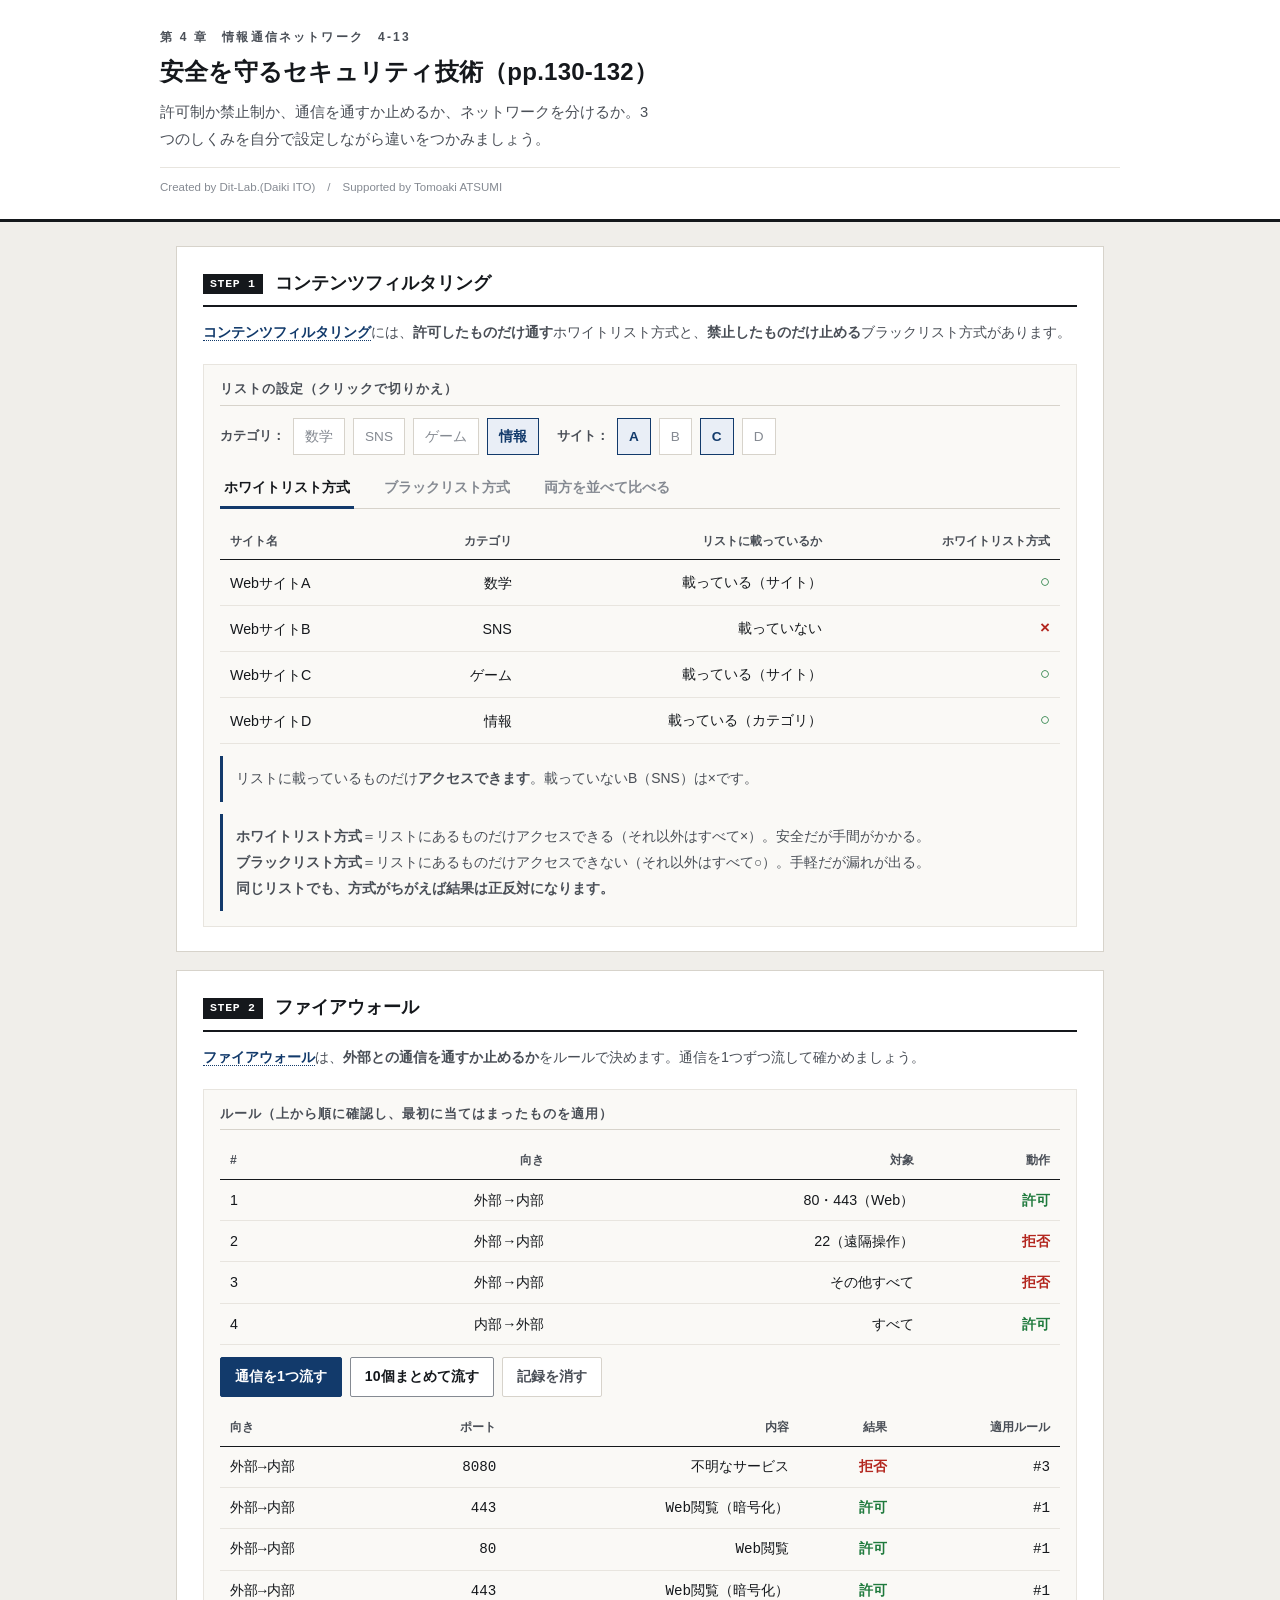
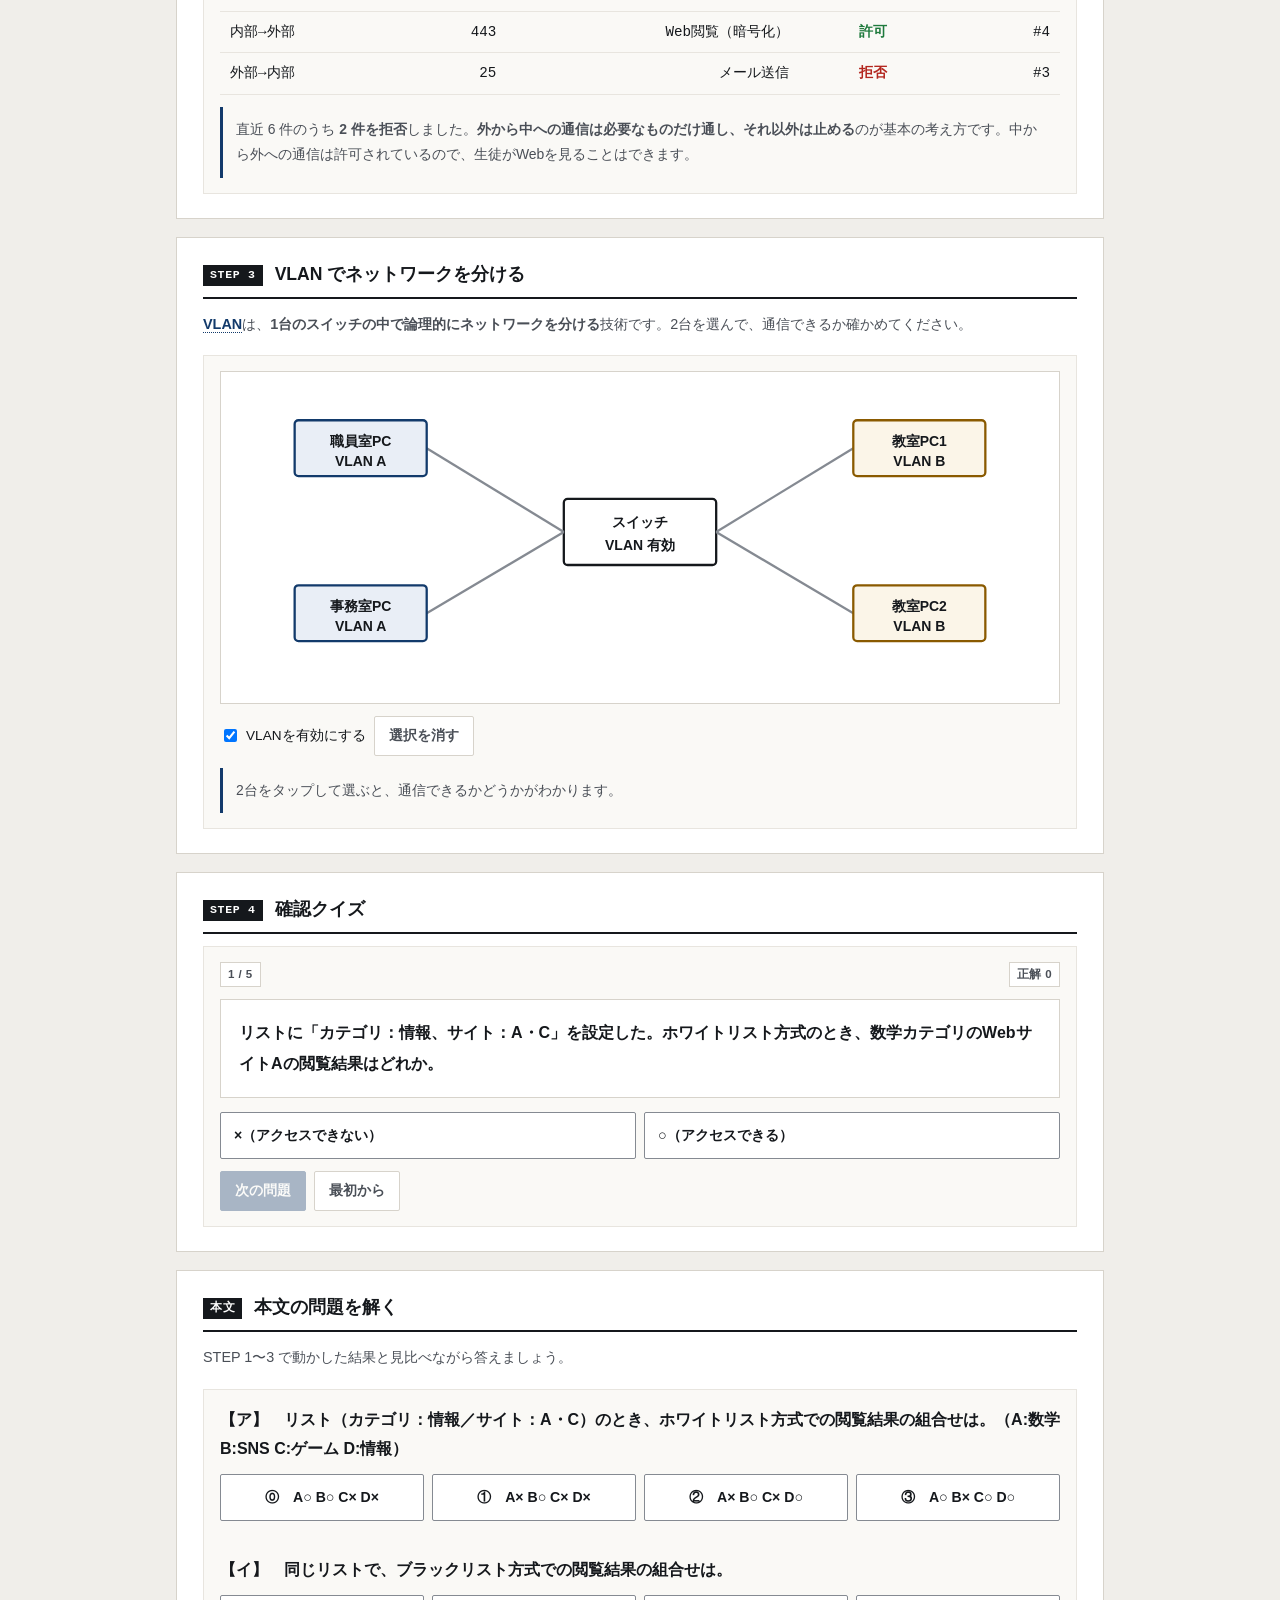
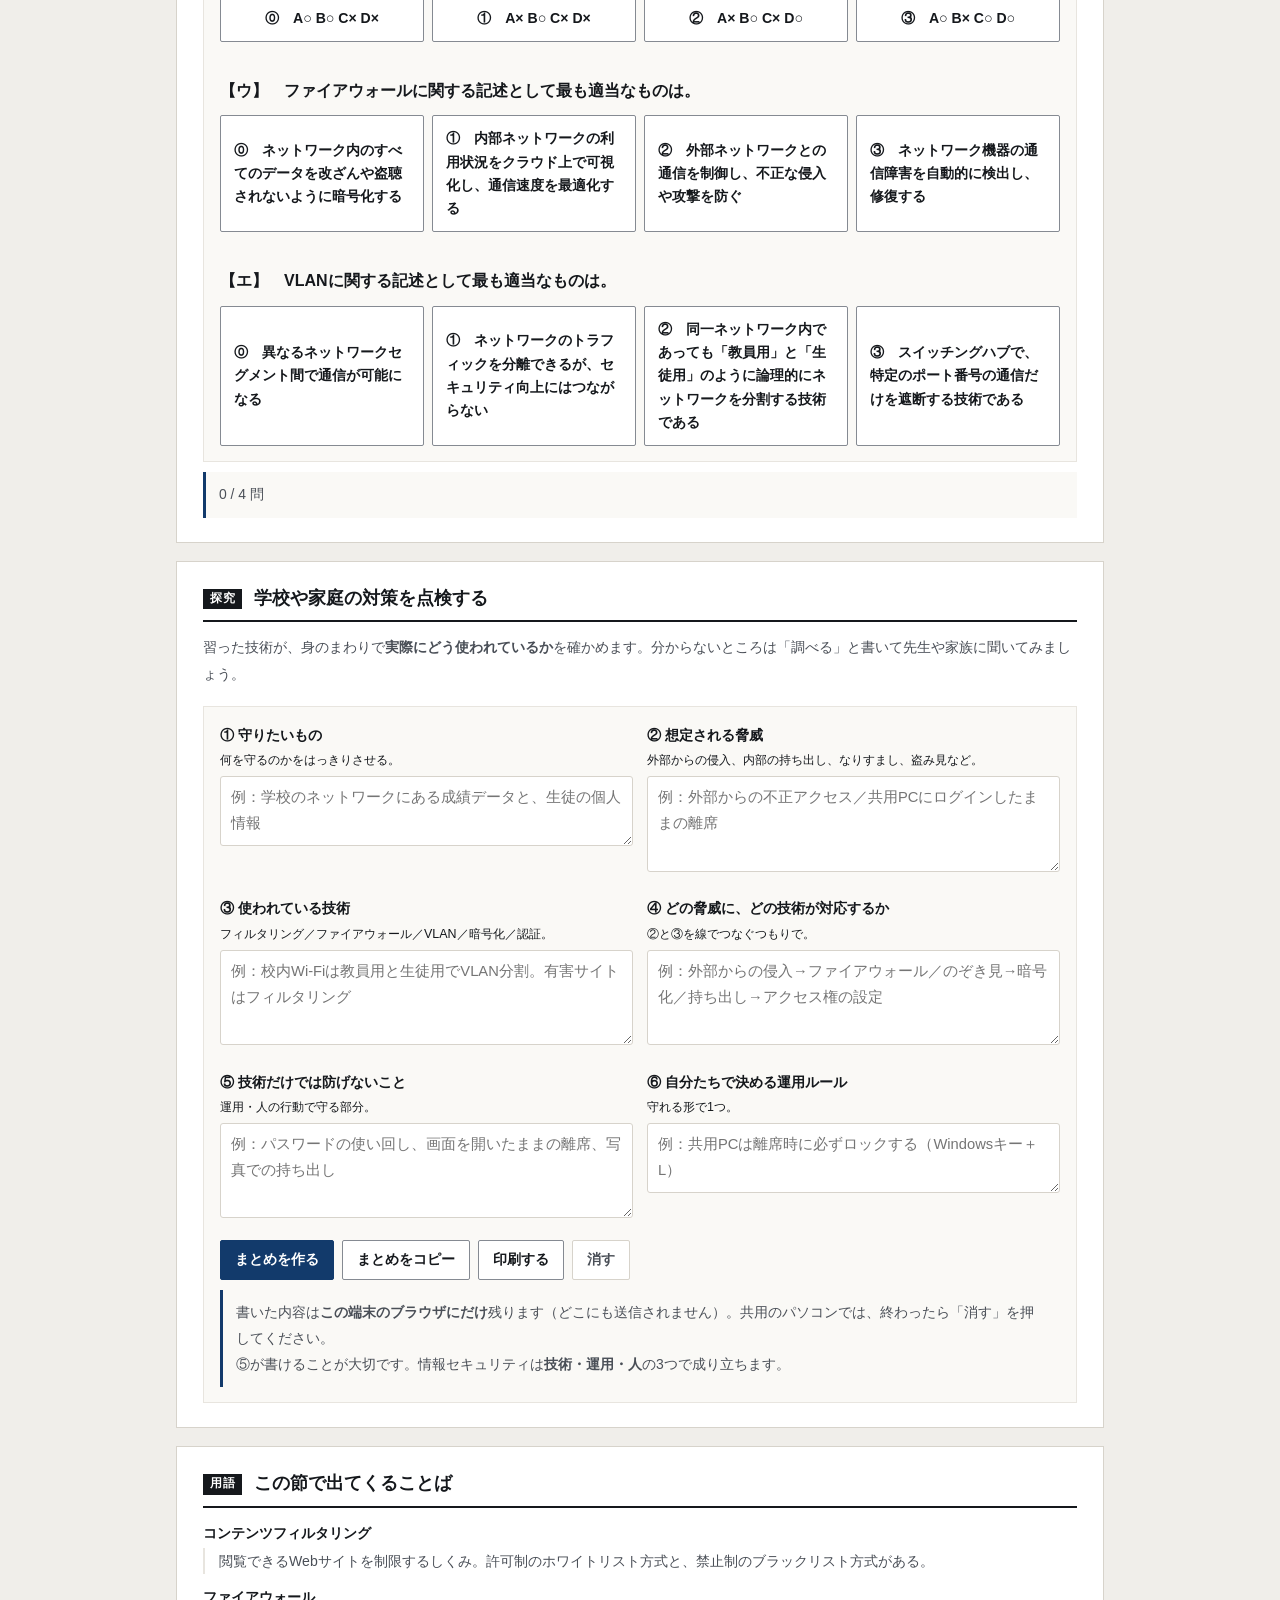
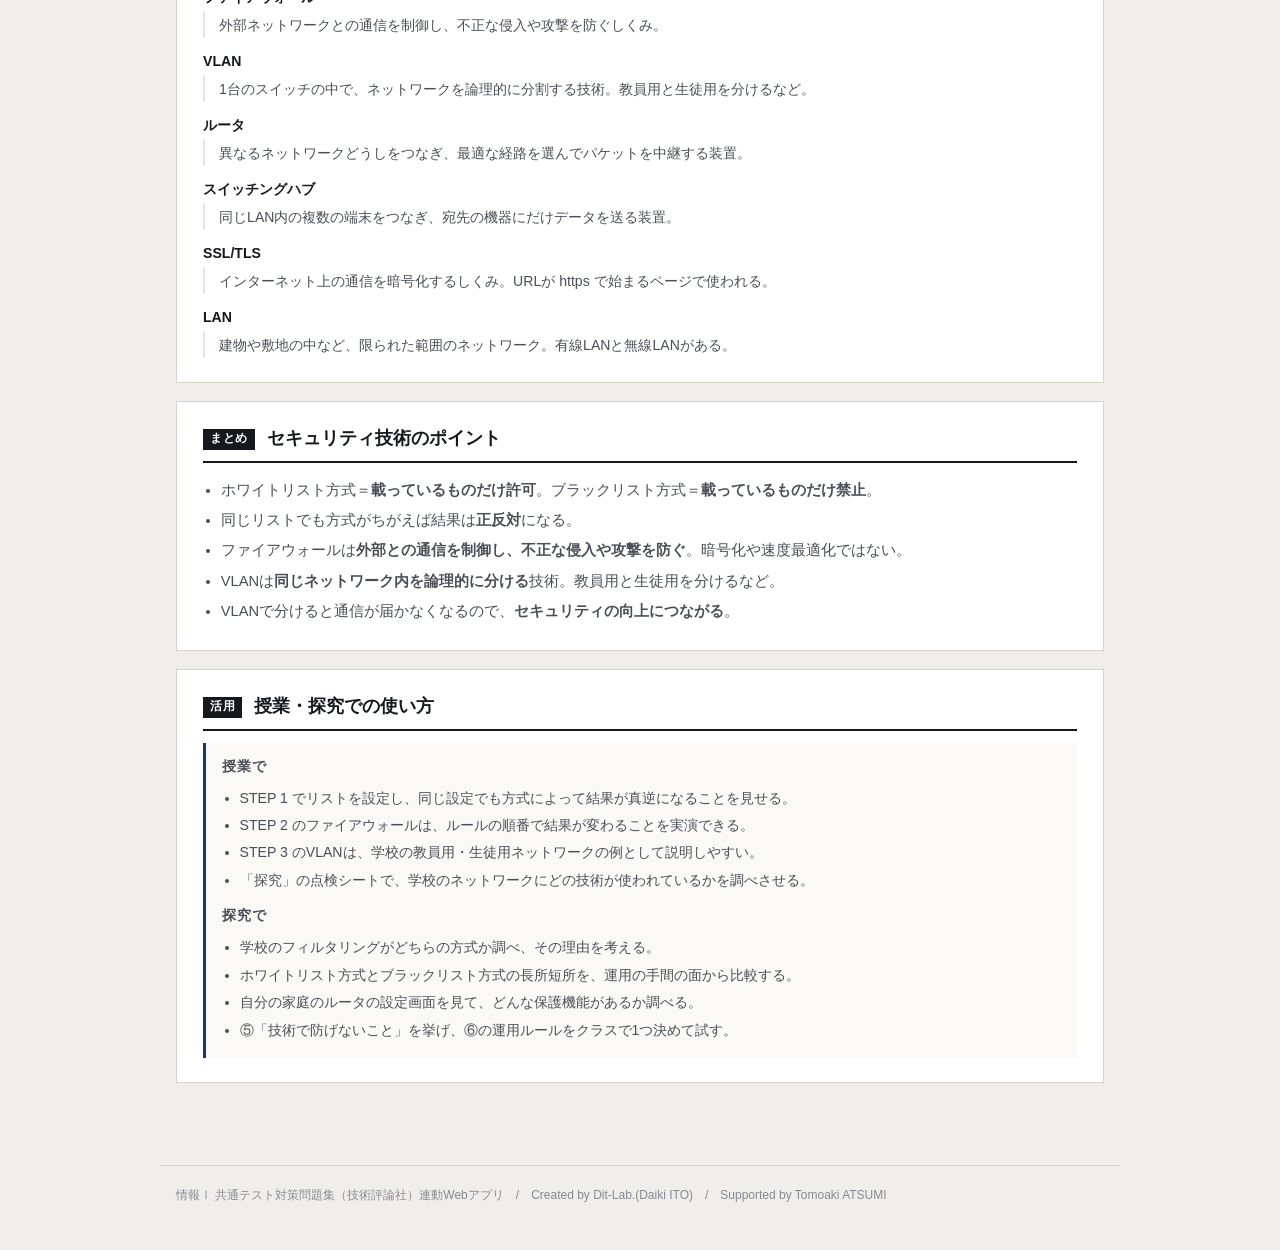
<file: index.html>
<!DOCTYPE html>
<html lang="ja">
<head>
<meta charset="UTF-8">
<meta name="viewport" content="width=device-width, initial-scale=1.0">
<title>安全を守るセキュリティ技術｜情報Ⅰ共通テスト対策問題集</title>
<meta name="description" content="許可制か禁止制か、通信を通すか止めるか、ネットワークを分けるか。3つのしくみを自分で設定しながら違いをつかみましょう。">
<link rel="icon" href="data:image/svg+xml,%3Csvg xmlns=%22http://www.w3.org/2000/svg%22 viewBox=%220 0 32 32%22%3E%3Crect width=%2232%22 height=%2232%22 fill=%22%2315181c%22/%3E%3Ctext x=%2216%22 y=%2222%22 font-size=%2218%22 font-family=%22monospace%22 fill=%22%23fff%22 text-anchor=%22middle%22%3E01%3C/text%3E%3C/svg%3E">
<link rel="stylesheet" href="css/style.css?v=bdbb3cb0">
<link rel="stylesheet" href="css/app.css?v=216a407e">
</head>
<body>

<header class="app-header">
  <div class="inner">
    <span class="eyebrow">第 4 章　情報通信ネットワーク　4-13</span>
    <h1>安全を守るセキュリティ技術（pp.130-132）</h1>
    <p class="lead">許可制か禁止制か、通信を通すか止めるか、ネットワークを分けるか。3つのしくみを自分で設定しながら違いをつかみましょう。</p>
    <p class="credit">Created by Dit-Lab.(Daiki ITO)　/　Supported by Tomoaki ATSUMI</p>
  </div>
</header>

<main class="wrap">
  <section class="step" id="step1">
    <h2><span class="no">STEP 1</span>コンテンツフィルタリング</h2>
    <p class="desc"><span class="term" data-t="コンテンツフィルタリング">コンテンツフィルタリング</span>には、<strong>許可したものだけ通す</strong>ホワイトリスト方式と、<strong>禁止したものだけ止める</strong>ブラックリスト方式があります。</p>

    <div class="panel">
      <h3>リストの設定（クリックで切りかえ）</h3>
      <div class="listedit" id="listEdit"></div>
      <div class="seg" role="group" aria-label="方式" style="margin:14px 0">
        <button id="mWhite" aria-pressed="true">ホワイトリスト方式</button>
        <button id="mBlack" aria-pressed="false">ブラックリスト方式</button>
        <button id="mBoth" aria-pressed="false">両方を並べて比べる</button>
      </div>
      <div class="tbl-scroll"><table class="tbl" id="filtTable"></table></div>
      <div class="note" id="filtNote" style="margin-top:12px"></div>
      <div class="note info" style="margin-top:12px">
        <strong>ホワイトリスト方式</strong>＝リストにあるものだけアクセスできる（それ以外はすべて×）。安全だが手間がかかる。<br>
        <strong>ブラックリスト方式</strong>＝リストにあるものだけアクセスできない（それ以外はすべて○）。手軽だが漏れが出る。<br>
        <strong>同じリストでも、方式がちがえば結果は正反対になります。</strong>
      </div>
    </div>
  </section>

  <section class="step" id="step2">
    <h2><span class="no">STEP 2</span>ファイアウォール</h2>
    <p class="desc"><span class="term" data-t="ファイアウォール">ファイアウォール</span>は、<strong>外部との通信を通すか止めるか</strong>をルールで決めます。通信を1つずつ流して確かめましょう。</p>
    <div class="panel">
      <h3>ルール（上から順に確認し、最初に当てはまったものを適用）</h3>
      <div class="tbl-scroll"><table class="tbl" id="ruleTable"></table></div>
      <div class="btn-row" style="margin-top:12px">
        <button class="btn primary" id="sendPkt">通信を1つ流す</button>
        <button class="btn" id="send10">10個まとめて流す</button>
        <button class="btn ghost" id="clearFw">記録を消す</button>
      </div>
      <div class="tbl-scroll" style="margin-top:12px"><table class="tbl" id="fwTable"></table></div>
      <div class="note" id="fwNote" style="margin-top:12px"></div>
    </div>
  </section>

  <section class="step" id="step3">
    <h2><span class="no">STEP 3</span>VLAN でネットワークを分ける</h2>
    <p class="desc"><span class="term" data-t="VLAN">VLAN</span>は、<strong>1台のスイッチの中で論理的にネットワークを分ける</strong>技術です。2台を選んで、通信できるか確かめてください。</p>
    <div class="panel">
      <div id="vlanBox"></div>
      <div class="btn-row" style="margin-top:12px">
        <label style="font-size:.85rem;display:flex;align-items:center;gap:6px">
          <input type="checkbox" id="vlanOn" checked> VLANを有効にする
        </label>
        <button class="btn ghost" id="clearSel">選択を消す</button>
      </div>
      <div class="note" id="vlanNote" style="margin-top:12px"></div>
    </div>
  </section>

  <section class="step" id="step4">
    <h2><span class="no">STEP 4</span>確認クイズ</h2>
    <div class="panel">
      <div class="qhead">
        <span class="badge" id="qProgress">1 / 1</span>
        <span class="badge">正解 <span class="score" id="qScore">0</span></span>
      </div>
      <div class="card-q"><div class="q-scene" id="qText"></div></div>
      <div class="choice4" id="qChoices"></div>
      <div class="note" id="qFb" hidden style="margin-top:12px"></div>
      <div class="btn-row" style="margin-top:12px">
        <button class="btn primary" id="qNext" disabled>次の問題</button>
        <button class="btn ghost" id="qReset">最初から</button>
      </div>
    </div>
  </section>

  <section class="step" id="stepBook">
    <h2><span class="no">本文</span>本文の問題を解く</h2>
    <p class="desc">STEP 1〜3 で動かした結果と見比べながら答えましょう。</p>
    <div class="panel" id="bookBox"></div>
    <div class="note" id="bookNote" style="margin-top:10px"></div>
  </section>

  <section class="step wsprint" id="wsSec">
    <h2><span class="no">探究</span>学校や家庭の対策を点検する</h2>
    <p class="desc">習った技術が、身のまわりで<strong>実際にどう使われているか</strong>を確かめます。分からないところは「調べる」と書いて先生や家族に聞いてみましょう。</p>
    <div class="panel"><div id="wsBox"></div></div>
  </section>

  <section class="step" id="glossary">
    <h2><span class="no">用語</span>この節で出てくることば</h2>
    <div id="glossBox"></div>
  </section>

  <section class="step">
    <h2><span class="no">まとめ</span>セキュリティ技術のポイント</h2>
    <ul style="margin:0;padding-left:1.2em;color:var(--ink-2);font-size:.92rem;line-height:2.05">
      <li>ホワイトリスト方式＝<strong>載っているものだけ許可</strong>。ブラックリスト方式＝<strong>載っているものだけ禁止</strong>。</li>
      <li>同じリストでも方式がちがえば結果は<strong>正反対</strong>になる。</li>
      <li>ファイアウォールは<strong>外部との通信を制御し、不正な侵入や攻撃を防ぐ</strong>。暗号化や速度最適化ではない。</li>
      <li>VLANは<strong>同じネットワーク内を論理的に分ける</strong>技術。教員用と生徒用を分けるなど。</li>
      <li>VLANで分けると通信が届かなくなるので、<strong>セキュリティの向上につながる</strong>。</li>
    </ul>
  </section>

  <section class="step">
    <h2><span class="no">活用</span>授業・探究での使い方</h2>
    <div class="use-note">
      <h3>授業で</h3>
      <ul>
        <li>STEP 1 でリストを設定し、同じ設定でも方式によって結果が真逆になることを見せる。</li>
        <li>STEP 2 のファイアウォールは、ルールの順番で結果が変わることを実演できる。</li>
        <li>STEP 3 のVLANは、学校の教員用・生徒用ネットワークの例として説明しやすい。</li>
        <li>「探究」の点検シートで、学校のネットワークにどの技術が使われているかを調べさせる。</li>
      </ul>
      <h3 style="margin-top:12px">探究で</h3>
      <ul>
        <li>学校のフィルタリングがどちらの方式か調べ、その理由を考える。</li>
        <li>ホワイトリスト方式とブラックリスト方式の長所短所を、運用の手間の面から比較する。</li>
        <li>自分の家庭のルータの設定画面を見て、どんな保護機能があるか調べる。</li>
        <li>⑤「技術で防げないこと」を挙げ、⑥の運用ルールをクラスで1つ決めて試す。</li>
      </ul>
    </div>
  </section>

</main>

<footer class="app-footer">
  情報Ⅰ 共通テスト対策問題集（技術評論社）連動Webアプリ　/　Created by Dit-Lab.(Daiki ITO)　/　Supported by Tomoaki ATSUMI
</footer>

<script src="js/tools.js?v=c07db610"></script>
<script src="js/terms.js?v=92038844"></script>
<script src="js/quiz.js?v=13402362"></script>
<script src="js/worksheet.js?v=b6f4e4b3"></script>
<script src="js/app.js?v=657a8a0c"></script>
</body>
</html>
</file>
<file: css/style.css>
/* =========================================================
   情報Ⅰ 共通テスト対策問題集 — Web アプリ共通スタイル
   紙面（参考書）に寄せた設計。装飾色は使わず、色は意味を持つときだけ。
   ========================================================= */

:root{
  --paper:#ffffff;
  --paper-2:#faf9f6;      /* うすい紙 */
  --bg:#f0eeea;           /* 台紙 */
  --ink:#15181c;
  --ink-2:#4a4f57;
  --ink-3:#858a92;
  --rule:#d7d3cb;         /* 罫線 */
  --rule-2:#e8e5df;
  --accent:#123a6b;       /* 濃紺。主要操作と現在地だけに使う */
  --accent-w:#e9eef6;
  --zero:#c0392b;         /* 左＝0 */
  --one:#1d4ed8;          /* 右＝1 */
  --ok:#1f7a3d;   --ok-bg:#eef6f0;
  --ng:#b3261e;   --ng-bg:#fbefee;
  --warn:#8a5a00; --warn-bg:#fbf5e8;
  --font:"Hiragino Kaku Gothic ProN","Hiragino Sans","Yu Gothic Medium","Yu Gothic",
         "Noto Sans JP",Meiryo,-apple-system,BlinkMacSystemFont,sans-serif;
  --mono:"SFMono-Regular",Menlo,Consolas,"Courier New",monospace;
}

*{box-sizing:border-box}
[hidden]{display:none !important}
html{-webkit-text-size-adjust:100%}
body{
  margin:0; background:var(--bg); color:var(--ink);
  font-family:var(--font); font-size:16px; line-height:1.85;
  font-feature-settings:"palt" 1;
}
h1,h2,h3,h4{line-height:1.45; margin:0; font-weight:700}
p{margin:0 0 .75em} p:last-child{margin-bottom:0}
a{color:var(--accent)}

/* ---------- 標題 ---------- */
.app-header{background:var(--paper); border-bottom:3px solid var(--ink); padding:26px 20px 20px}
.app-header .inner{max-width:960px; margin:0 auto}
.app-header .eyebrow{
  font-size:.75rem; font-weight:700; color:var(--ink-2); letter-spacing:.18em;
  display:block; margin-bottom:7px;
}
.app-header h1{font-size:1.5rem; letter-spacing:.01em}
.app-header .lead{font-size:.92rem; color:var(--ink-2); margin-top:9px; max-width:60ch}
.app-header .credit{
  font-size:.72rem; color:var(--ink-3); margin-top:14px;
  padding-top:9px; border-top:1px solid var(--rule-2);
}

/* ---------- 版面 ---------- */
.wrap{max-width:960px; margin:0 auto; padding:24px 16px 64px}
.step{background:var(--paper); border:1px solid var(--rule); padding:24px 26px; margin-bottom:18px}
.step > h2{
  display:flex; align-items:baseline; gap:12px; font-size:1.1rem;
  padding-bottom:9px; border-bottom:2px solid var(--ink); margin-bottom:12px;
}
.step > h2 .no{
  flex:none; font-family:var(--mono); font-size:.72rem; font-weight:700;
  background:var(--ink); color:var(--paper); padding:2px 7px; letter-spacing:.06em;
  position:relative; top:-2px;
}
.step > .desc{color:var(--ink-2); font-size:.9rem; margin-bottom:18px}
.step[hidden]{display:none}

.grid{display:grid; gap:20px}
.grid > *{min-width:0}          /* 子の中身で列が広がるのを防ぐ */
@media(min-width:800px){ .grid.c2{grid-template-columns:1fr 1fr} }
@media(min-width:800px){ .grid.c21{grid-template-columns:1.45fr 1fr} }

.panel{border:1px solid var(--rule-2); background:var(--paper-2); padding:15px 16px; min-width:0}
.panel > h3{
  font-size:.8rem; font-weight:700; color:var(--ink-2); letter-spacing:.08em;
  margin-bottom:12px; padding-bottom:6px; border-bottom:1px solid var(--rule);
}

/* ---------- 部品 ---------- */
.btn{
  appearance:none; border:1px solid var(--ink-3); background:var(--paper); color:var(--ink);
  font-family:inherit; font-size:.88rem; font-weight:700; padding:8px 14px;
  border-radius:2px; cursor:pointer; min-height:40px; line-height:1.4;
  transition:background .12s, border-color .12s, color .12s;
}
.btn:hover:not(:disabled){background:var(--accent-w); border-color:var(--accent); color:var(--accent)}
.btn:disabled{opacity:.35; cursor:not-allowed}
.btn.primary{background:var(--accent); color:var(--paper); border-color:var(--accent)}
.btn.primary:hover:not(:disabled){background:#0d2c53; color:var(--paper)}
.btn.ghost{border-color:var(--rule); color:var(--ink-2)}
.btn.sm{font-size:.8rem; padding:5px 10px; min-height:34px}
.btn-row{display:flex; flex-wrap:wrap; gap:8px; align-items:center}

/* タブ（見出し下線式） */
.seg{display:flex; gap:0; border-bottom:1px solid var(--rule)}
.seg button{
  appearance:none; border:0; background:transparent; font-family:inherit; font-size:.88rem;
  font-weight:700; color:var(--ink-3); padding:9px 4px; margin-right:26px; cursor:pointer;
  border-bottom:3px solid transparent; margin-bottom:-1px; min-height:40px;
}
.seg button:hover{color:var(--ink-2)}
.seg button[aria-pressed="true"]{color:var(--ink); border-bottom-color:var(--accent)}

label.fld{display:block; font-size:.78rem; font-weight:700; color:var(--ink-2); margin-bottom:5px; letter-spacing:.04em}
input[type=text], textarea, input[type=number]{
  width:100%; font-family:inherit; font-size:1rem; color:var(--ink);
  border:1px solid var(--ink-3); border-radius:2px; padding:9px 11px;
  background:var(--paper); min-height:42px;
}
input:focus, textarea:focus{outline:2px solid var(--accent); outline-offset:-1px; border-color:var(--accent)}
.btn:focus-visible, .seg button:focus-visible, .node-card:focus-visible{outline:2px solid var(--accent); outline-offset:2px}
textarea{resize:vertical; line-height:1.7}
.mono{font-family:var(--mono)}

table.tbl{width:100%; border-collapse:collapse; font-size:.89rem}
table.tbl th, table.tbl td{border-bottom:1px solid var(--rule-2); padding:7px 10px; text-align:right}
table.tbl th:first-child, table.tbl td:first-child{text-align:left}
table.tbl thead th{border-bottom:1.5px solid var(--ink); font-size:.76rem; color:var(--ink-2); font-weight:700; white-space:nowrap}
.tbl-scroll{overflow-x:auto; -webkit-overflow-scrolling:touch; max-width:100%}

.note{padding:10px 13px; font-size:.87rem; border-left:3px solid var(--ink-3); background:var(--paper-2); overflow-wrap:break-word; word-break:break-word}
.note.ok{background:var(--ok-bg); border-left-color:var(--ok); color:#123f22}
.note.ng{background:var(--ng-bg); border-left-color:var(--ng); color:#6d1a15}
.note.info{background:var(--paper-2); border-left-color:var(--accent); color:var(--ink-2)}
.note.warn{background:var(--warn-bg); border-left-color:var(--warn); color:#5c3d00}
.note[hidden]{display:none}

.badge{
  display:inline-block; font-size:.72rem; font-weight:700; padding:1px 7px;
  border:1px solid var(--rule); color:var(--ink-2); background:var(--paper); letter-spacing:.04em;
}

/* 数値は罫線で仕切るだけ。カードにしない */
.metrics{display:flex; flex-wrap:wrap; gap:0; border-top:1px solid var(--rule)}
.metric{flex:1 1 130px; padding:11px 14px 11px 0; border-right:1px solid var(--rule-2)}
.metric:last-child{border-right:0}
.metric .k{font-size:.74rem; color:var(--ink-3); font-weight:700; letter-spacing:.05em}
.metric .v{font-size:1.6rem; font-weight:700; line-height:1.3; font-family:var(--mono); letter-spacing:-.01em}
.metric .s{font-size:.76rem; color:var(--ink-2)}

.bit0{color:var(--zero); font-weight:700}
.bit1{color:var(--one); font-weight:700}

.app-footer{
  max-width:960px; margin:0 auto; padding:18px 16px 44px; color:var(--ink-3);
  font-size:.75rem; border-top:1px solid var(--rule);
}
.sr-only{position:absolute;width:1px;height:1px;overflow:hidden;clip:rect(0 0 0 0);white-space:nowrap}

@media(max-width:640px){
  body{font-size:15px}
  .app-header{padding:20px 16px 16px}
  .app-header h1{font-size:1.16rem}
  .wrap{padding:16px 12px 52px}
  .step{padding:18px 15px}
  .seg button{margin-right:18px; font-size:.84rem}
  .metric{flex-basis:50%; border-right:0}
}
@media (prefers-reduced-motion:reduce){ *{animation:none!important; transition:none!important} }

/* ---------- 自分のデータ・共有・印刷 ---------- */
.toolbar{display:flex; flex-wrap:wrap; gap:8px; align-items:center; margin-top:12px;
  padding-top:12px; border-top:1px solid var(--rule-2)}
.toolbar .hint{font-size:.78rem; color:var(--ink-3)}
.paste-area{width:100%; min-height:110px; font-family:var(--mono); font-size:.86rem}
.use-note{background:var(--paper-2); border-left:3px solid var(--accent); padding:14px 16px; font-size:.88rem}
.use-note h3{font-size:.86rem; letter-spacing:.06em; margin-bottom:8px; color:var(--ink-2)}
.use-note ol, .use-note ul{margin:0; padding-left:1.25em; line-height:1.95; color:var(--ink-2)}

@media print{
  body{background:#fff}
  .app-header{border-bottom:2px solid #000}
  .step{border:1px solid #bbb; break-inside:avoid; page-break-inside:avoid; margin-bottom:12px}
  .btn, .seg, .toolbar, input[type=range]{display:none !important}
  .note{border-left-width:2px}
  a[href]:after{content:""}
}

/* ---------- 入力グリッド ---------- */
.dg-scroll{overflow:auto; -webkit-overflow-scrolling:touch; border:1px solid var(--rule); background:var(--paper); max-height:420px}
table.dg{border-collapse:collapse; font-family:var(--mono); font-size:.9rem; min-width:100%}
table.dg th, table.dg td{border:1px solid var(--rule-2); padding:0}
table.dg thead th{background:var(--paper-2); position:sticky; top:0; z-index:2}
table.dg .dg-n{background:var(--paper-2); color:var(--ink-3); font-size:.76rem; font-weight:400;
  text-align:center; min-width:34px; padding:0 4px; position:sticky; left:0; z-index:1}
table.dg .dg-corner{background:var(--paper-2); min-width:34px; position:sticky; left:0; z-index:3}
table.dg .dg-act{background:var(--paper-2); width:34px}
.dg-h, .dg-c{width:100%; min-width:96px; border:0; background:transparent; font-family:inherit;
  font-size:.9rem; padding:8px 9px; color:var(--ink); min-height:38px}
.dg-h{font-weight:700; font-family:var(--font); font-size:.82rem; color:var(--ink-2)}
.dg-c.num{text-align:right}
.dg-c:focus, .dg-h:focus{outline:2px solid var(--accent); outline-offset:-2px; background:var(--accent-w)}
.dg-del{border:0; background:transparent; color:var(--ink-3); cursor:pointer; width:32px; height:34px; font-size:1rem}
.dg-del:hover{color:var(--ng)}
.dg-tools{display:flex; flex-wrap:wrap; gap:8px; align-items:center; margin-top:10px}
.dg-hint{font-size:.76rem; color:var(--ink-3)}

/* ---------- ファイル読み込み ---------- */
.filebox{display:flex; flex-wrap:wrap; gap:10px; align-items:center; padding:12px;
  border:1px dashed var(--rule); background:var(--paper-2)}
.filebox input[type=file]{font-size:.85rem; font-family:inherit; max-width:100%}
.filebox .sel{max-width:220px}
.filelabel{display:inline-flex; align-items:center; gap:6px; font-size:.85rem; font-weight:700;
  border:1px solid var(--ink-3); background:var(--paper); padding:8px 14px; border-radius:2px; cursor:pointer; min-height:40px}
.filelabel:hover{border-color:var(--accent); color:var(--accent); background:var(--accent-w)}
.filelabel input{display:none}

/* ---------- 用語解説 ---------- */
.term{position:relative; border-bottom:1.5px dotted var(--accent); cursor:help; color:var(--accent); font-weight:700}
.term .term-pop{display:none; position:absolute; left:0; top:1.7em; z-index:50; width:min(300px,78vw);
  background:var(--paper); border:1px solid var(--ink-3); box-shadow:0 6px 20px rgba(0,0,0,.14);
  padding:10px 12px; font-size:.82rem; font-weight:400; color:var(--ink-2); line-height:1.75;
  border-left:3px solid var(--accent); cursor:auto; text-align:left}
.term .term-pop b{display:block; color:var(--ink); font-size:.86rem; margin-bottom:3px}
.term.open .term-pop{display:block}
dl.gloss{margin:0; font-size:.88rem}
dl.gloss dt{font-weight:700; color:var(--ink); margin-top:10px}
dl.gloss dt:first-child{margin-top:0}
dl.gloss dd{margin:2px 0 0; color:var(--ink-2); line-height:1.85; padding-left:1em; border-left:2px solid var(--rule-2)}
@media print{ .term{border-bottom:0; color:inherit} .term .term-pop{display:none !important} }

/* ---------- スマホ・タブレット ---------- */
@media (max-width:1024px){
  /* iOS で入力時に画面が勝手に拡大するのを防ぐ（16px 未満だとズームする） */
  input[type=text], input[type=number], textarea, select, .dg-c, .dg-h{ font-size:16px }
  .dg-c, .dg-h{ min-width:110px }
}
@media (max-width:820px){
  .grid.c2,.grid.c21{grid-template-columns:1fr}
  .dg-scroll{max-height:340px}
  .filebox{flex-direction:column; align-items:stretch}
  .filebox .sel{max-width:100%}
  .term .term-pop{left:auto; right:0; width:min(280px,86vw)}
}
@media (max-width:480px){
  .step > h2{font-size:1rem; flex-wrap:wrap}
  .metrics{gap:0}
  .metric{flex-basis:50%; padding-right:10px}
  .metric .v{font-size:1.3rem}
  .btn{padding:8px 12px}
  .dg-tools{gap:6px}
  .dg-hint{width:100%}
}
/* タッチ操作でのスクロールを滑らかに */
.tbl-scroll, .dg-scroll, .tree-box{ -webkit-overflow-scrolling:touch; overscroll-behavior-x:contain }

/* 幅指定つきの入力欄がスマートフォンではみ出さないようにする */
input[type=text], input[type=number], input[type=search], textarea, select{ max-width:100% }
.btn-row > label{ min-width:0; max-width:100% }
.btn-row > label input, .btn-row > label select{ max-width:100% }

/* 共通：○×判定・並べかえ（quiz.js 用） */
.abcde{border:1px solid var(--rule); border-radius:3px; overflow:hidden}
.abcde > div{border-top:1px solid var(--rule); padding:10px 12px}
.abcde > div:first-child{border-top:0}
.abcde .st{display:flex; gap:10px; align-items:flex-start; flex-wrap:wrap}
.abcde .st .k{font-weight:700; font-family:var(--mono); min-width:1.4em}
.abcde .st .t{flex:1; min-width:12em}
.abcde .jb{display:flex; gap:6px}
.abcde .jb .btn{min-width:3.4em; padding:6px 10px; text-align:center}
.prep{display:grid; grid-template-columns:repeat(auto-fit,minmax(150px,1fr)); gap:10px; margin-top:10px}
.prep .slot{border:1px dashed var(--ink-3); border-radius:3px; padding:10px; min-height:92px; background:var(--paper)}
.prep .slot.filled{border-style:solid}
.prep .slot .tag{font:700 .74rem/1.4 var(--mono); color:var(--accent); display:block; margin-bottom:6px}
.prep .slot .txt{font-size:.86rem; line-height:1.7}
.cards{display:flex; flex-wrap:wrap; gap:8px; margin-top:10px}
.cards .c{border:1px solid var(--ink-3); border-radius:3px; padding:9px 12px; background:var(--paper);
  cursor:pointer; font-size:.88rem; max-width:100%; text-align:left; font-family:inherit; color:var(--ink)}
.cards .c:hover{background:var(--warn-bg)}
.cards .c.used{opacity:.35; pointer-events:none}

/* --- 予想してから実行 --- */
.pmark{display:inline-block; background:var(--accent); color:#fff; font-size:.7rem; font-weight:700;
  letter-spacing:.08em; padding:2px 7px; border-radius:2px; margin-right:8px; vertical-align:2px}
input.pin{font-size:1.05rem; padding:7px 10px; border:1px solid var(--rule); border-radius:3px;
  width:9em; max-width:100%; background:#fff}
.btn-row .unit{color:var(--muted); font-size:.9rem}
.choice4 .btn.on{border-color:var(--accent); box-shadow:inset 0 0 0 1px var(--accent); font-weight:700}
/* 設問文の見出し（flex ではなく通常の段落。.qhead は左右振り分け用なので用途が別） */
.pq{margin:0 0 10px; font-weight:700; line-height:1.85}

/* --- 自分のテーマでやってみる（ワークシート） --- */
.wsheet{display:grid; gap:14px}
@media(min-width:760px){ .wsheet{grid-template-columns:1fr 1fr} }
.wsf{display:block}
.wsf .wsl{display:block; font-weight:700; font-size:.9rem; margin-bottom:3px}
.wsf .wsh{display:block; font-size:.78rem; color:var(--muted); margin-bottom:5px; line-height:1.6}
.wsf textarea{width:100%; max-width:100%; font:inherit; font-size:.92rem; line-height:1.75;
  padding:8px 10px; border:1px solid var(--rule); border-radius:3px; background:#fff; resize:vertical}
.wsf textarea:focus{outline:2px solid var(--accent); outline-offset:-2px}
.wsout{margin-top:14px; border:1px solid var(--ink-3); border-radius:3px; background:#fff; padding:16px 18px}
.wsout h4{margin:0 0 10px; font-size:1rem}
.wsout dl{margin:0}
.wsout dt{font-weight:700; font-size:.84rem; color:var(--accent); margin-top:10px}
.wsout dd{margin:2px 0 0; font-size:.92rem; line-height:1.85; white-space:pre-wrap}
.wsout .wsmsg{margin:10px 0 0; font-size:.86rem; color:var(--muted)}
@media print{
  .app-header, .btn-row, .step:not(.wsprint){ display:none !important }
  .wsout{border:none; padding:0}
}
</file>
<file: css/app.css>
.qhead{display:flex; justify-content:space-between; align-items:center; margin-bottom:12px}
.card-q{border:1px solid var(--rule); background:var(--paper); padding:18px; margin-bottom:14px}
.q-scene{font-size:1rem; font-weight:700; line-height:1.9}
.choice4{display:grid; gap:8px; grid-template-columns:repeat(auto-fit,minmax(160px,1fr))}
.choice4 .btn{text-align:left; line-height:1.65; padding:11px 13px}
.choice4 .btn.correct{background:var(--ok-bg); border-color:var(--ok); color:var(--ok)}
.choice4 .btn.wrong{background:var(--ng-bg); border-color:var(--ng); color:var(--ng)}
.choice4.locked{pointer-events:none}
.sel{width:100%; font-family:inherit; font-size:.95rem; padding:9px 11px; min-height:42px;
  border:1px solid var(--ink-3); border-radius:2px; background:var(--paper); color:var(--ink)}
input[type=range]{width:100%; accent-color:var(--accent); height:34px}
.why{font-size:.85rem; color:var(--ink-2); line-height:1.85}
.eqbox{font-family:var(--mono); font-size:1.02rem; font-weight:700; text-align:center; padding:14px;
  border:1px solid var(--rule); background:var(--paper-2); line-height:1.8}
.blankin{border:1.5px solid var(--accent); background:#fff; padding:6px 8px; text-align:center;
  font-family:var(--mono); min-height:38px; font-size:.95rem; max-width:120px}
.blankin.ok{border-color:var(--ok); background:var(--ok-bg)}
.blankin.ng{border-color:var(--ng); background:var(--ng-bg)}
table.tbl td .blankin{width:100%; max-width:none}
#filtTable td, #fwTable td, #vlanTable td{font-family:var(--mono)}
#filtTable td:first-child, #filtTable td:nth-child(2){font-family:var(--font)}
#filtTable td.ok{color:var(--ok); font-weight:700; font-size:1.05rem}
#filtTable td.ng{color:var(--ng); font-weight:700; font-size:1.05rem}
.listedit{display:flex; flex-wrap:wrap; gap:8px; align-items:center; margin-bottom:12px}
.listedit .chip{border:1px solid var(--accent); background:var(--accent-w); color:var(--accent);
  padding:5px 11px; font-size:.85rem; font-weight:700; cursor:pointer}
.listedit .chip.off{border-color:var(--rule); background:var(--paper); color:var(--ink-3); font-weight:400}
#vlanBox{border:1px solid var(--rule); background:var(--paper); overflow-x:auto}
#vlanBox svg{display:block; margin:0 auto}
svg .sw{fill:#fff; stroke:#15181c; stroke-width:1.8}
svg .pcv{stroke-width:1.8}
svg .pcv.a{fill:#e9eef6; stroke:#123a6b}
svg .pcv.b{fill:#fbf5e8; stroke:#8a5a00}
svg .pcv.sel{stroke-width:3.4}
svg .ln{stroke:#858a92; stroke-width:1.8}
svg .ln.ok{stroke:#1f7a3d; stroke-width:3.4}
svg .ln.ng{stroke:#b3261e; stroke-width:3.4; stroke-dasharray:5 3}
svg .t{font-size:11px; text-anchor:middle; font-weight:700; fill:#15181c}
</file>
